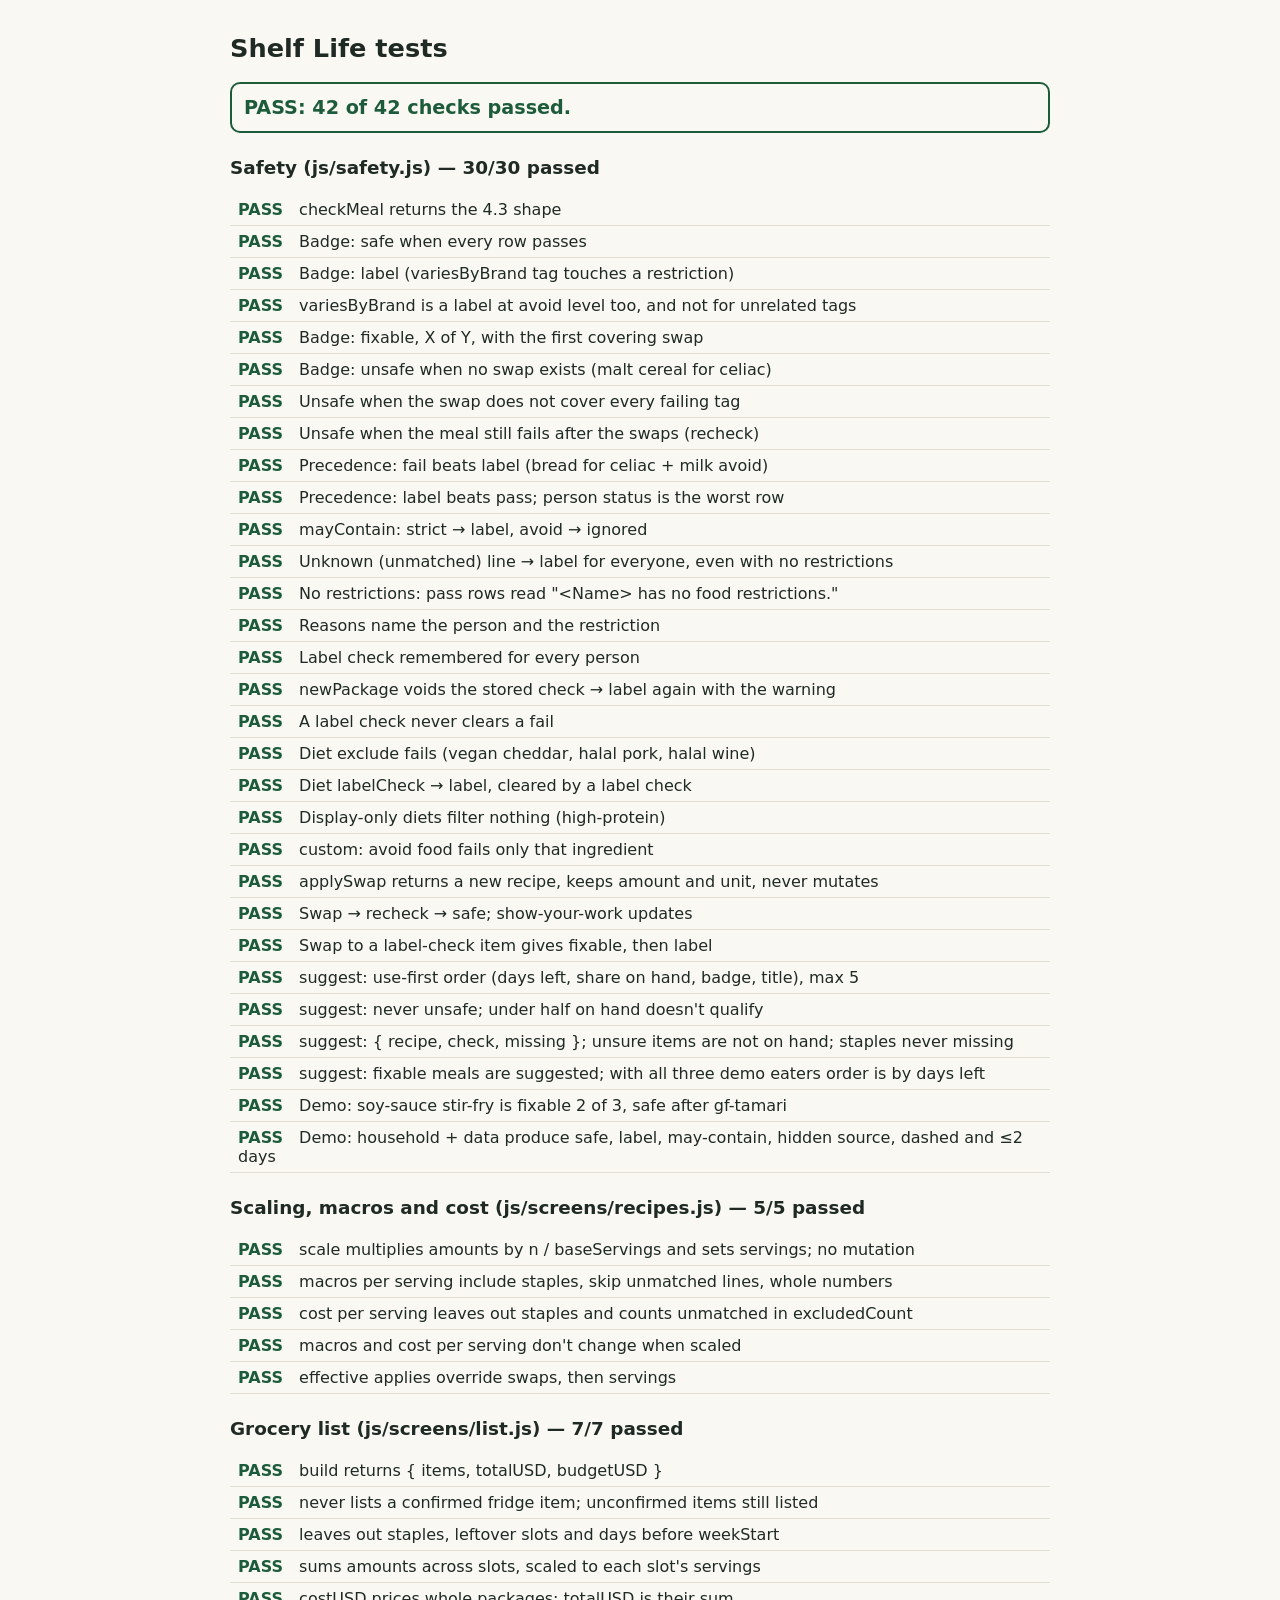
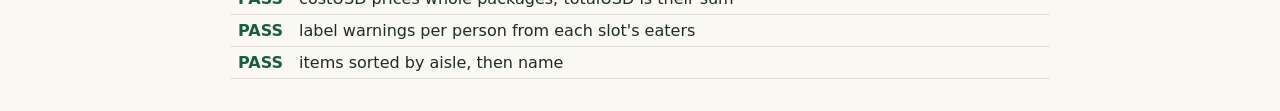
<file: tests.html>
<!doctype html>
<html lang="en">
<head>
  <meta charset="utf-8">
  <meta name="viewport" content="width=device-width, initial-scale=1">
  <title>Shelf Life tests</title>
  <style>
    body { font-family: system-ui, sans-serif; background: #faf8f3; color: #1f2a24; margin: 0 auto; max-width: 820px; padding: 16px; }
    h1 { font-size: 1.6rem; }
    h2 { font-size: 1.15rem; margin-top: 1.5rem; }
    #summary { font-size: 1.2rem; font-weight: 700; padding: 12px; border-radius: 10px; border: 2px solid currentColor; }
    #summary.ok { color: #1d5c3a; }
    #summary.bad { color: #9b1c1c; }
    ul { list-style: none; padding: 0; }
    li { padding: 6px 8px; border-bottom: 1px solid #e3ded3; }
    .tag { display: inline-block; min-width: 3.5em; font-weight: 700; }
    .pass .tag { color: #1d5c3a; }
    .fail .tag { color: #9b1c1c; }
    .msg { display: block; font-size: .9rem; color: #5a4a3a; margin-left: 3.5em; white-space: pre-wrap; }
  </style>
</head>
<body>
  <h1>Shelf Life tests</h1>
  <p id="summary" role="status">Running…</p>
  <div id="results"></div>

  <script src="data/ingredients.js"></script>
  <script src="data/swaps.js"></script>
  <script src="data/profiles.js"></script>
  <script src="data/fridges.js"></script>
  <script src="data/recipes.js"></script>
  <script src="data/prices.js"></script>
  <script src="js/util.js"></script>
  <script src="js/safety.js"></script>
  <script src="js/screens/recipes.js"></script>
  <script src="js/screens/list.js"></script>
  <script src="js/tests.js"></script>
</body>
</html>
</file>
